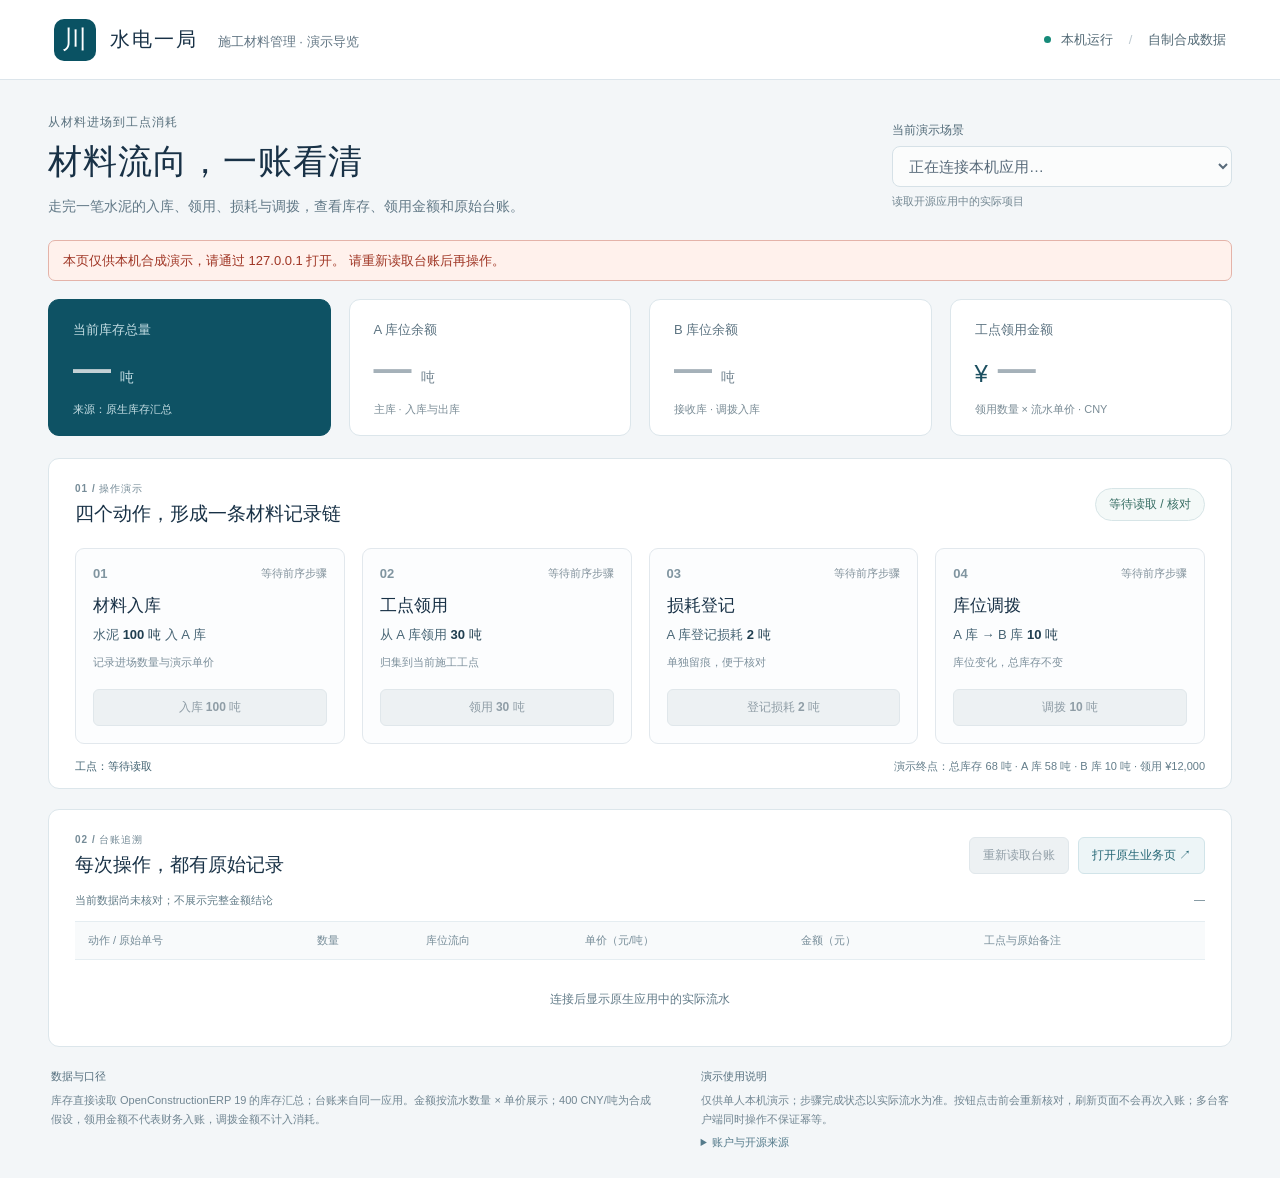
<file: web/index.html>
<!doctype html>
<html lang="zh-CN">
<head>
  <meta charset="utf-8">
  <meta name="viewport" content="width=device-width, initial-scale=1">
  <meta http-equiv="Content-Security-Policy" content="default-src 'self'; script-src 'self'; style-src 'self'; connect-src 'self'; img-src 'self' data:; font-src 'self'; object-src 'none'; base-uri 'self'; form-action 'self'">
  <title>水电一局 · 材料管理演示</title>
  <link rel="icon" href="data:,">
  <link rel="stylesheet" href="./styles.css">
  <script src="./app.js" defer></script>
</head>
<body>
  <header class="topbar">
    <div class="brand"><span class="brand-symbol" aria-hidden="true">川</span><div><strong>水电一局</strong><span>施工材料管理 · 演示导览</span></div></div>
    <div class="environment"><span class="dot"></span> 本机运行 <span class="divider">/</span> 自制合成数据</div>
  </header>
  <main>
    <section class="intro">
      <div><p class="eyebrow">从材料进场到工点消耗</p><h1>材料流向，一账看清</h1><p class="lead">走完一笔水泥的入库、领用、损耗与调拨，查看库存、领用金额和原始台账。</p></div>
      <div class="project-control"><label for="project-select">当前演示场景</label><select id="project-select" disabled><option>正在连接本机应用…</option></select><span id="project-caption">读取开源应用中的实际项目</span></div>
    </section>

    <div id="message" class="message" role="status" aria-live="polite">正在连接本机演示账户…</div>

    <section class="overview" aria-label="实际库存与领用金额">
      <article class="metric primary"><p>当前库存总量</p><div><strong id="stock-total">—</strong><span>吨</span></div><small>来源：原生库存汇总</small></article>
      <article class="metric"><p>A 库位余额</p><div><strong id="stock-a">—</strong><span>吨</span></div><small id="location-a">主库 · 入库与出库</small></article>
      <article class="metric"><p>B 库位余额</p><div><strong id="stock-b">—</strong><span>吨</span></div><small id="location-b">接收库 · 调拨入库</small></article>
      <article class="metric"><p>工点领用金额</p><div><span class="currency">¥</span><strong id="consume-cost">—</strong></div><small>领用数量 × 流水单价 · CNY</small></article>
    </section>

    <section class="panel flow-panel">
      <div class="section-title"><div><p class="eyebrow">01 / 操作演示</p><h2>四个动作，形成一条材料记录链</h2></div><span id="progress" class="pill">等待台账</span></div>
      <div class="steps">
        <article class="step" data-step="inbound"><div class="step-top"><span class="step-number">01</span><span class="step-status">等待读取</span></div><h3>材料入库</h3><p>水泥 <b>100 吨</b> 入 A 库</p><small>记录进场数量与演示单价</small><button id="step-inbound" data-action="inbound" disabled>入库 100 吨</button></article>
        <article class="step" data-step="consume"><div class="step-top"><span class="step-number">02</span><span class="step-status">等待读取</span></div><h3>工点领用</h3><p>从 A 库领用 <b>30 吨</b></p><small>归集到当前施工工点</small><button id="step-consume" data-action="consume" disabled>领用 30 吨</button></article>
        <article class="step" data-step="waste"><div class="step-top"><span class="step-number">03</span><span class="step-status">等待读取</span></div><h3>损耗登记</h3><p>A 库登记损耗 <b>2 吨</b></p><small>单独留痕，便于核对</small><button id="step-waste" data-action="waste" disabled>登记损耗 2 吨</button></article>
        <article class="step" data-step="transfer"><div class="step-top"><span class="step-number">04</span><span class="step-status">等待读取</span></div><h3>库位调拨</h3><p>A 库 → B 库 <b>10 吨</b></p><small>库位变化，总库存不变</small><button id="step-transfer" data-action="transfer" disabled>调拨 10 吨</button></article>
      </div>
      <div class="flow-foot"><span id="workpoint">工点：等待读取</span><span>演示终点：总库存 68 吨 · A 库 58 吨 · B 库 10 吨 · 领用 ¥12,000</span></div>
    </section>

    <section class="panel ledger-panel">
      <div class="section-title"><div><p class="eyebrow">02 / 台账追溯</p><h2>每次操作，都有原始记录</h2></div><div class="actions"><button id="refresh" class="secondary" disabled>重新读取台账</button><a id="native-link" class="link-button" href="/projects" target="_blank" rel="noopener">打开原生业务页 ↗</a></div></div>
      <div class="ledger-meta"><span id="completeness">尚未获取实际流水</span><span id="updated-at">—</span></div>
      <div class="table-scroll"><table><thead><tr><th>动作 / 原始单号</th><th>数量</th><th>库位流向</th><th>单价（元/吨）</th><th>金额（元）</th><th>工点与原始备注</th></tr></thead><tbody id="ledger"><tr><td colspan="6" class="empty">连接后显示原生应用中的实际流水</td></tr></tbody></table></div>
    </section>

    <footer><div><strong>数据与口径</strong><p>库存直接读取 OpenConstructionERP 19 的库存汇总；台账来自同一应用。金额按流水数量 × 单价展示；400 CNY/吨为合成假设，领用金额不代表财务入账，调拨金额不计入消耗。</p></div><div><strong>演示使用说明</strong><p>仅供单人本机演示；步骤完成状态以实际流水为准。按钮点击前会重新核对，刷新页面不会再次入账；多台客户端同时操作不保证幂等。</p><details><summary>账户与开源来源</summary><p id="account-notice">使用 config/demo.json 中的公开本机测试账户。</p><p>原生页面如需登录，请使用同一测试账户。上游：OpenConstructionERP / DataDrivenConstruction；本页为静态中文导览，业务由已安装的上游应用处理。</p><a href="/login" target="_blank" rel="noopener">打开原生登录页 ↗</a></details></div></footer>
  </main>
</body>
</html>
</file>
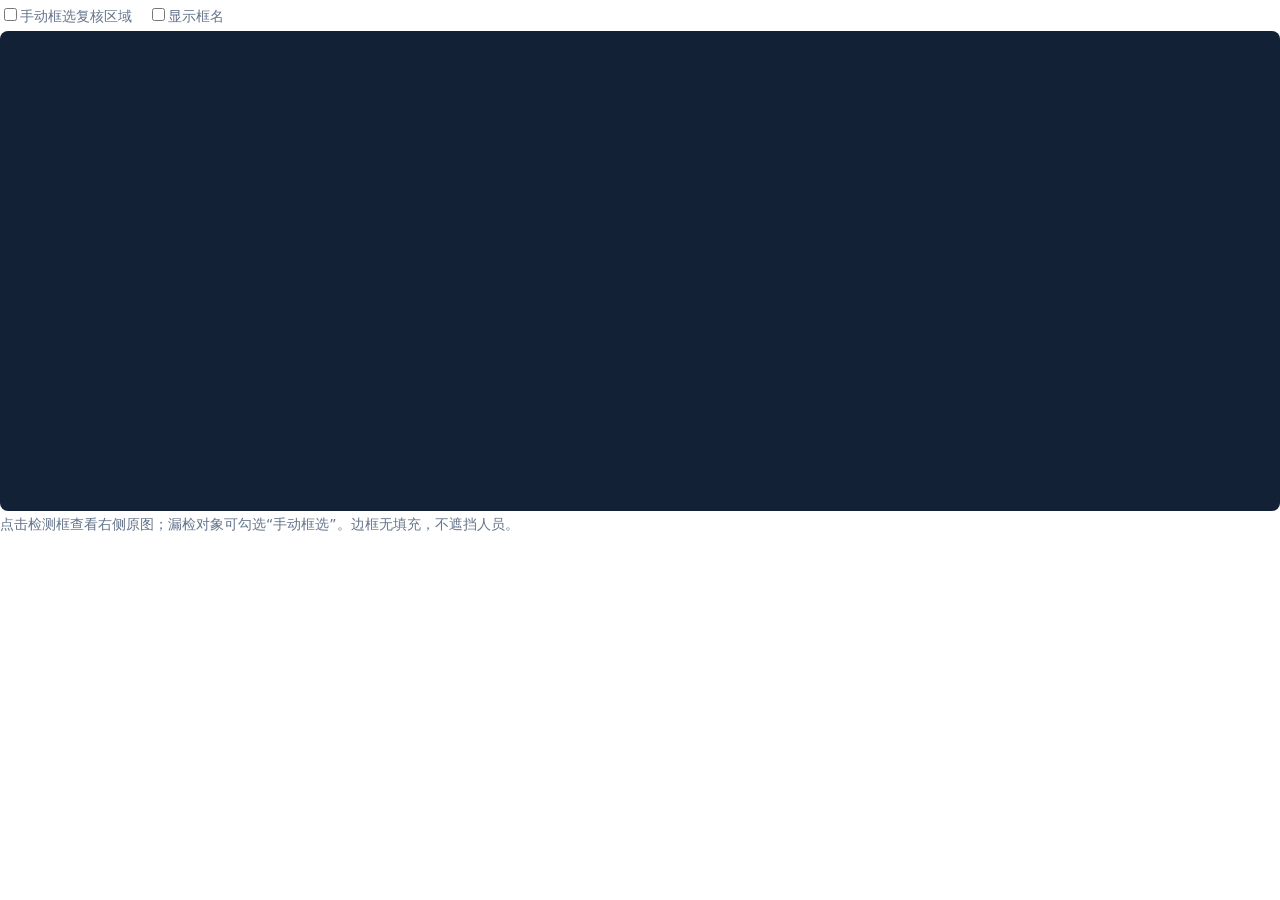
<file: sitewatch/reviewer-component/index.html>
<!doctype html><html lang="zh-CN"><meta charset="utf-8"><style>
body{margin:0;font:14px system-ui;color:#183650}#wrap{overflow:auto;height:480px;background:#132137;border-radius:8px}canvas{display:block;touch-action:none;max-width:100%;cursor:crosshair}p{margin:5px 0;color:#64748b}label{margin-right:16px}
</style><p><label><input id="manual" type="checkbox">手动框选复核区域</label><label><input id="labels" type="checkbox">显示框名</label></p><div id="wrap"><canvas id="scene"></canvas></div><p>点击检测框查看右侧原图；漏检对象可勾选“手动框选”。边框无填充，不遮挡人员。</p>
<script>
const canvas=document.getElementById('scene'),ctx=canvas.getContext('2d');let args=null,img=new Image(),drag=null;
const send=(type,extra={})=>parent.postMessage({isStreamlitMessage:true,type,...extra},'*');
function height(){send('streamlit:setFrameHeight',{height:545});}
function draw(){if(!args||!img.naturalWidth)return;canvas.width=img.naturalWidth;canvas.height=img.naturalHeight;ctx.drawImage(img,0,0);const line=img.naturalWidth/Math.max(1,canvas.clientWidth);ctx.lineWidth=line;
for(const b of args.boxes){const[x1,y1,x2,y2]=b.bbox;ctx.strokeStyle=b.index===args.selected?'#fbbf24':'#22d3ee';ctx.strokeRect(x1,y1,x2-x1,y2-y1);if(document.getElementById('labels').checked){ctx.font=`${12*line}px system-ui`;ctx.fillStyle='#fff';ctx.fillText(b.label,x1,Math.max(12*line,y1-3*line));}}
if(drag){ctx.strokeStyle='#fff';ctx.setLineDash([6,4]);ctx.strokeRect(drag.a.x,drag.a.y,drag.b.x-drag.a.x,drag.b.y-drag.a.y);ctx.setLineDash([]);}}
function point(e){const r=canvas.getBoundingClientRect();return{x:Math.max(0,Math.min(canvas.width,(e.clientX-r.left)*canvas.width/r.width)),y:Math.max(0,Math.min(canvas.height,(e.clientY-r.top)*canvas.height/r.height))};}
function select(value){send('streamlit:setComponentValue',{value:{...value,token:args.token,nonce:Date.now()},dataType:'json'});}
window.addEventListener('message',e=>{if(e.source!==parent||e.data.type!=='streamlit:render')return;args=e.data.args;img.onload=()=>{draw();height();};if(img.src!==args.image)img.src=args.image;else draw();});
canvas.onpointerdown=e=>{if(!args)return;canvas.setPointerCapture(e.pointerId);const p=point(e);if(document.getElementById('manual').checked){drag={a:p,b:p};draw();return;}const hits=args.boxes.filter(b=>p.x>=b.bbox[0]&&p.x<=b.bbox[2]&&p.y>=b.bbox[1]&&p.y<=b.bbox[3]).sort((a,b)=>(a.bbox[2]-a.bbox[0])*(a.bbox[3]-a.bbox[1])-(b.bbox[2]-b.bbox[0])*(b.bbox[3]-b.bbox[1]));if(hits.length)select({kind:'detection',index:hits[0].index});};
canvas.onpointermove=e=>{if(drag){drag.b=point(e);draw();}};canvas.onpointerup=e=>{if(!drag)return;const a=drag.a,b=point(e);drag=null;draw();if(Math.abs(b.x-a.x)>=1&&Math.abs(b.y-a.y)>=1)select({kind:'manual',bbox:[Math.min(a.x,b.x),Math.min(a.y,b.y),Math.max(a.x,b.x),Math.max(a.y,b.y)]});};
canvas.onpointercancel=()=>{drag=null;draw();};document.getElementById('labels').onchange=draw;
send('streamlit:componentReady',{apiVersion:1});height();
</script></html>
</file>
<file: web/styles.css>
:root{font-family:Inter,"Noto Sans CJK SC","Microsoft YaHei","PingFang SC",sans-serif;color:#183146;background:#f3f6f8;font-synthesis:none;font-size:15px}*{box-sizing:border-box}body{margin:0}button,select{font:inherit}button,a,select{touch-action:manipulation}button:focus-visible,a:focus-visible,select:focus-visible,summary:focus-visible{outline:3px solid #df9e2c;outline-offset:3px}.topbar{height:80px;background:#fff;border-bottom:1px solid #dce5eb;padding:0 4.2%;display:flex;align-items:center;justify-content:space-between}.brand{display:flex;gap:14px;align-items:center}.brand-symbol{display:grid;place-items:center;background:#0a5263;color:white;border-radius:10px;width:42px;height:42px;font-size:25px;font-weight:800}.brand strong{font-size:20px;letter-spacing:2px}.brand div span{font-size:13px;margin-left:20px;color:#617583}.environment{color:#526975;font-size:13px;display:flex;gap:10px;align-items:center}.dot{width:7px;height:7px;border-radius:50%;background:#168a79}.divider{color:#bdc9d0;margin:0 6px}main{max-width:1760px;margin:0 auto;padding:34px 48px 26px}.intro{display:flex;align-items:center;justify-content:space-between;gap:24px;margin-bottom:22px}.eyebrow{font-size:12px;font-weight:700;letter-spacing:1px;color:#59717e;margin:0 0 9px}h1{font-size:34px;line-height:1.25;letter-spacing:1px;margin:0 0 12px;font-weight:750}.lead{color:#627987;line-height:1.65;margin:0;font-size:14px}.project-control{display:flex;flex-direction:column;width:340px;flex-shrink:0;gap:7px}.project-control label{font-size:12px;font-weight:700;color:#516a78}.project-control select{width:100%;border:1px solid #cad9e0;background:white;border-radius:8px;padding:10px 12px;color:#183146}.project-control>span{font-size:11px;color:#738792;overflow-wrap:anywhere}.message{border:1px solid #bcd9d3;background:#eef8f5;color:#206857;border-radius:7px;padding:10px 14px;font-size:13px;line-height:1.5;margin-bottom:18px}.message.error{border-color:#e4b3a9;background:#fff1ec;color:#9f3524}.message.busy{border-color:#c6d8e5;background:#eef4fa;color:#315b7f}.overview{display:grid;grid-template-columns:repeat(4,minmax(0,1fr));gap:18px;margin-bottom:22px}.metric{border:1px solid #dce6eb;background:white;border-radius:11px;padding:21px 24px 18px}.metric p{margin:0 0 9px;color:#5d7482;font-size:13px}.metric div{display:flex;align-items:baseline;gap:10px;margin-bottom:8px}.metric strong{font-size:38px;letter-spacing:-1px;font-weight:750;font-variant-numeric:tabular-nums}.metric div span{font-size:14px;color:#71838f}.metric small{font-size:11px;color:#7a8c96}.metric.primary{background:#0e5264;border-color:#0e5264;color:white}.metric.primary p,.metric.primary small,.metric.primary div span{color:#c4dde3}.metric .currency{font-size:24px;color:#1c4f60}.panel{background:white;border:1px solid #dce6eb;border-radius:11px;margin-bottom:20px;padding:23px 26px 0}.section-title{display:flex;justify-content:space-between;align-items:center;gap:16px;margin-bottom:20px}h2{font-size:19px;margin:0;line-height:1.4}.section-title .eyebrow{font-size:10px;color:#768c98;margin-bottom:5px}.pill{border:1px solid #d7e5e7;border-radius:30px;background:#f4f9f8;color:#356c62;padding:7px 13px;font-size:12px;white-space:nowrap}.steps{display:grid;grid-template-columns:repeat(4,minmax(0,1fr));gap:17px}.step{border:1px solid #e2e8ed;border-radius:9px;padding:17px;background:#fcfdfe;position:relative}.step-top{display:flex;align-items:center;justify-content:space-between}.step-number{font-size:13px;font-weight:750;color:#8095a0}.step-status{font-size:11px;color:#81919b}.step h3{font-size:17px;margin:13px 0 9px}.step p{font-size:13px;margin:0 0 8px;color:#486575}.step p b{color:#203e50;font-weight:650}.step small{font-size:11px;color:#7d909c}.step button{margin-top:19px;width:100%}button,.link-button{display:inline-flex;align-items:center;justify-content:center;min-height:37px;background:#0d6573;color:white;border:1px solid #0d6573;border-radius:6px;padding:8px 13px;cursor:pointer;font-size:12px;font-weight:600;text-decoration:none}button:hover:enabled{background:#094b58}button:disabled{color:#8f9da6;background:#edf1f3;border-color:#e0e7eb;cursor:default}.step.complete{background:#f6faf8;border-color:#d3e6df}.step.complete .step-status{color:#237963}.step.complete .step-number{color:#237963}.step.current{border-color:#4d98a4;box-shadow:0 0 0 1px #4d98a433}.step.current .step-status{color:#086876}.step.complete button{background:#e6f2ec;color:#3f7e68;border-color:#e0eee5}.flow-foot{padding:14px 0;display:flex;justify-content:space-between;gap:16px;color:#637d8a;font-size:11px;line-height:1.5}.flow-foot span:first-child{font-weight:600;color:#416271}.actions{display:flex;gap:9px}.secondary{color:#426472;background:#fff;border-color:#d4e0e6}.secondary:hover:enabled{background:#f0f6f8}.link-button{background:#edf5f7;color:#276877;border-color:#d1e4e9}.link-button:hover{background:#e2eff2}.ledger-panel .section-title{margin-bottom:14px}.ledger-meta{display:flex;justify-content:space-between;color:#627c88;font-size:11px;padding:0 0 13px;gap:16px}.table-scroll{overflow-x:auto}table{border-collapse:collapse;width:100%;text-align:left;font-size:12px}th{font-weight:500;color:#778d99;font-size:11px;border-top:1px solid #e5edf1;background:#f8fafb;padding:11px 13px;white-space:nowrap}td{padding:13px;border-top:1px solid #e5edf1;vertical-align:middle;font-variant-numeric:tabular-nums}td:first-child{min-width:160px}td:nth-child(2),td:nth-child(4),td:nth-child(5){white-space:nowrap}td:last-child{width:40%;overflow-wrap:anywhere;line-height:1.6;color:#627b88}td code{display:block;font-size:9px;color:#8a9aa4;margin-top:4px}.ledger-panel{padding-bottom:7px}.empty{height:80px;text-align:center;color:#8397a1}footer{display:grid;grid-template-columns:1.15fr 1fr;gap:42px;color:#718692;font-size:11px;padding:0 3px;line-height:1.7}footer strong{color:#556f7e;font-size:11px}footer p{margin:5px 0}footer a{color:#287484}details{margin-top:5px}summary{cursor:pointer;color:#557b8b}.stale .metric strong{color:#a5b1b9}.stale .metric.primary strong{color:#c4d1d5}@media(min-width:1650px){main{padding-top:38px}.overview{margin-bottom:25px}.metric{padding:23px 26px}.steps{gap:22px}.step{padding:21px}.step button{margin-top:22px}.panel{margin-bottom:22px}.flow-foot{padding:17px 0}.ledger-panel td{padding-top:15px;padding-bottom:15px}}@media(max-width:1200px){main{padding:25px 28px}.topbar{padding:0 28px;height:70px}.brand div span{margin-left:13px}.intro{align-items:flex-start}.project-control{width:280px}h1{font-size:29px}.overview{gap:12px}.metric{padding:17px 18px}.metric strong{font-size:32px}.panel{padding:20px 20px 0}.steps{gap:10px}.step{padding:14px}.flow-foot{flex-direction:column;gap:4px}.ledger-panel{padding-bottom:7px}footer{gap:24px}}@media(max-width:800px){.topbar{height:auto;padding:16px 20px;gap:12px}.brand div span{display:block;margin:3px 0 0;font-size:11px}.brand-symbol{width:36px;height:36px}.environment{font-size:10px}.environment .divider{margin:0}.brand strong{font-size:17px}main{padding:22px 18px}.intro{flex-direction:column}.project-control{width:100%}.overview{grid-template-columns:repeat(2,minmax(0,1fr))}.steps{grid-template-columns:repeat(2,minmax(0,1fr))}.section-title{align-items:flex-start}h2{font-size:16px}.ledger-panel .section-title{flex-direction:column}.ledger-meta{flex-direction:column;gap:5px}footer{grid-template-columns:1fr;gap:10px}.metric strong{font-size:30px}.panel{padding:18px 15px 0}.ledger-panel{padding-bottom:7px}.flow-foot{font-size:10px}.actions{width:100%}.actions>*{flex:1}}@media(prefers-reduced-motion:no-preference){button,.step{transition:background .15s,border-color .15s}}
</file>
